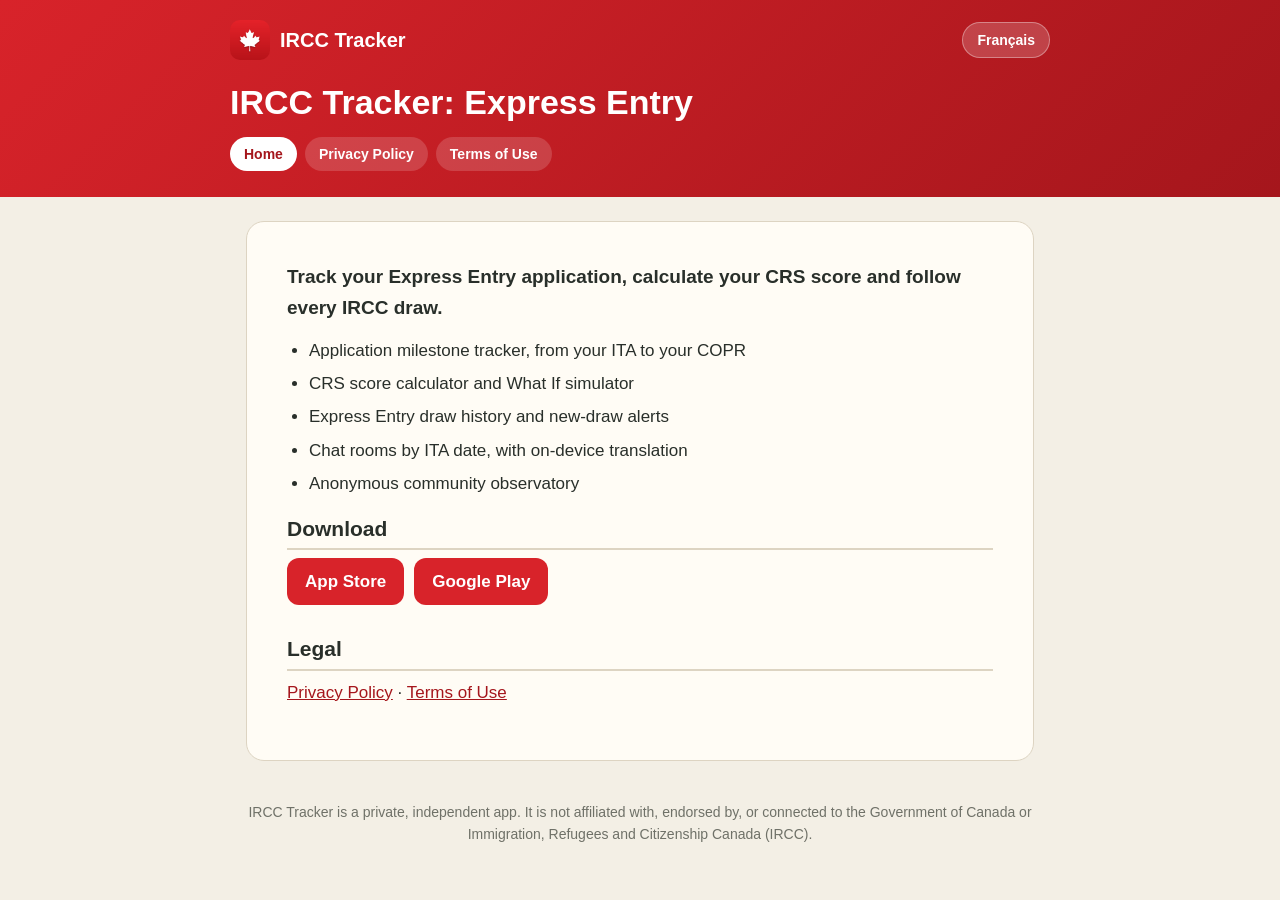
<file: index.html>
<!doctype html>
<html lang="en">
<head>
<meta charset="utf-8">
<meta name="viewport" content="width=device-width, initial-scale=1">
<title>IRCC Tracker: Express Entry · IRCC Tracker</title>
<meta name="description" content="Track your Express Entry application, calculate your CRS score and follow every IRCC draw.">
<link rel="icon" href="icon.png">
<link rel="stylesheet" href="style.css">
</head>
<body>
<div class="lang" lang="en" data-lang="en" hidden>
  <header class="top">
    <div class="bar">
      <a class="brand" href="" data-keep-lang><img src="icon.png" alt="" width="40" height="40"><span>IRCC Tracker</span></a>
      <button class="switch" type="button" data-switch="fr">Français</button>
    </div>
    <h1>IRCC Tracker: Express Entry</h1>
    <nav><a href="" data-keep-lang aria-current="page">Home</a><a href="privacy/" data-keep-lang>Privacy Policy</a><a href="terms/" data-keep-lang>Terms of Use</a></nav>
  </header>
  <main>
<article class="card">
<p class="lead">Track your Express Entry application, calculate your CRS score and follow every IRCC draw.</p>
<ul class="features"><li>Application milestone tracker, from your ITA to your COPR</li><li>CRS score calculator and What If simulator</li><li>Express Entry draw history and new-draw alerts</li><li>Chat rooms by ITA date, with on-device translation</li><li>Anonymous community observatory</li></ul>
<h2>Download</h2>
<p class="stores"><a class="button" href="https://apps.apple.com/ca/app/ircc-tracker-express-entry/id6803169699">App Store</a> <a class="button" href="https://play.google.com/store/apps/details?id=com.maplecrs.maplecrs">Google Play</a></p>
<h2>Legal</h2>
<p><a href="privacy/" data-keep-lang>Privacy Policy</a> · <a href="terms/" data-keep-lang>Terms of Use</a></p>
</article>
  </main>
  <footer><p>IRCC Tracker is a private, independent app. It is not affiliated with, endorsed by, or connected to the Government of Canada or Immigration, Refugees and Citizenship Canada (IRCC).</p></footer>
</div><div class="lang" lang="fr" data-lang="fr" hidden>
  <header class="top">
    <div class="bar">
      <a class="brand" href="" data-keep-lang><img src="icon.png" alt="" width="40" height="40"><span>IRCC Tracker</span></a>
      <button class="switch" type="button" data-switch="en">English</button>
    </div>
    <h1>IRCC Tracker : Entrée express</h1>
    <nav><a href="" data-keep-lang aria-current="page">Accueil</a><a href="privacy/" data-keep-lang>Politique de confidentialité</a><a href="terms/" data-keep-lang>Conditions d&#x27;utilisation</a></nav>
  </header>
  <main>
<article class="card">
<p class="lead">Suivez votre demande Entrée express, calculez votre score CRS et suivez chaque tirage d&#x27;IRCC.</p>
<ul class="features"><li>Suivi des étapes de votre demande, de l&#x27;ITA à la COPR</li><li>Calculateur de score CRS et simulateur What If</li><li>Historique des tirages Entrée express et alertes de nouveau tirage</li><li>Salons de discussion par date d&#x27;ITA, avec traduction sur l&#x27;appareil</li><li>Observatoire communautaire anonyme</li></ul>
<h2>Télécharger</h2>
<p class="stores"><a class="button" href="https://apps.apple.com/ca/app/ircc-tracker-express-entry/id6803169699">App Store</a> <a class="button" href="https://play.google.com/store/apps/details?id=com.maplecrs.maplecrs">Google Play</a></p>
<h2>Mentions légales</h2>
<p><a href="privacy/" data-keep-lang>Politique de confidentialité</a> · <a href="terms/" data-keep-lang>Conditions d&#x27;utilisation</a></p>
</article>
  </main>
  <footer><p>IRCC Tracker est une application privée et indépendante. Elle n&#x27;est ni affiliée, ni approuvée, ni liée au gouvernement du Canada ou à Immigration, Réfugiés et Citoyenneté Canada (IRCC).</p></footer>
</div>
<script src="lang.js"></script>
</body>
</html>
</file>
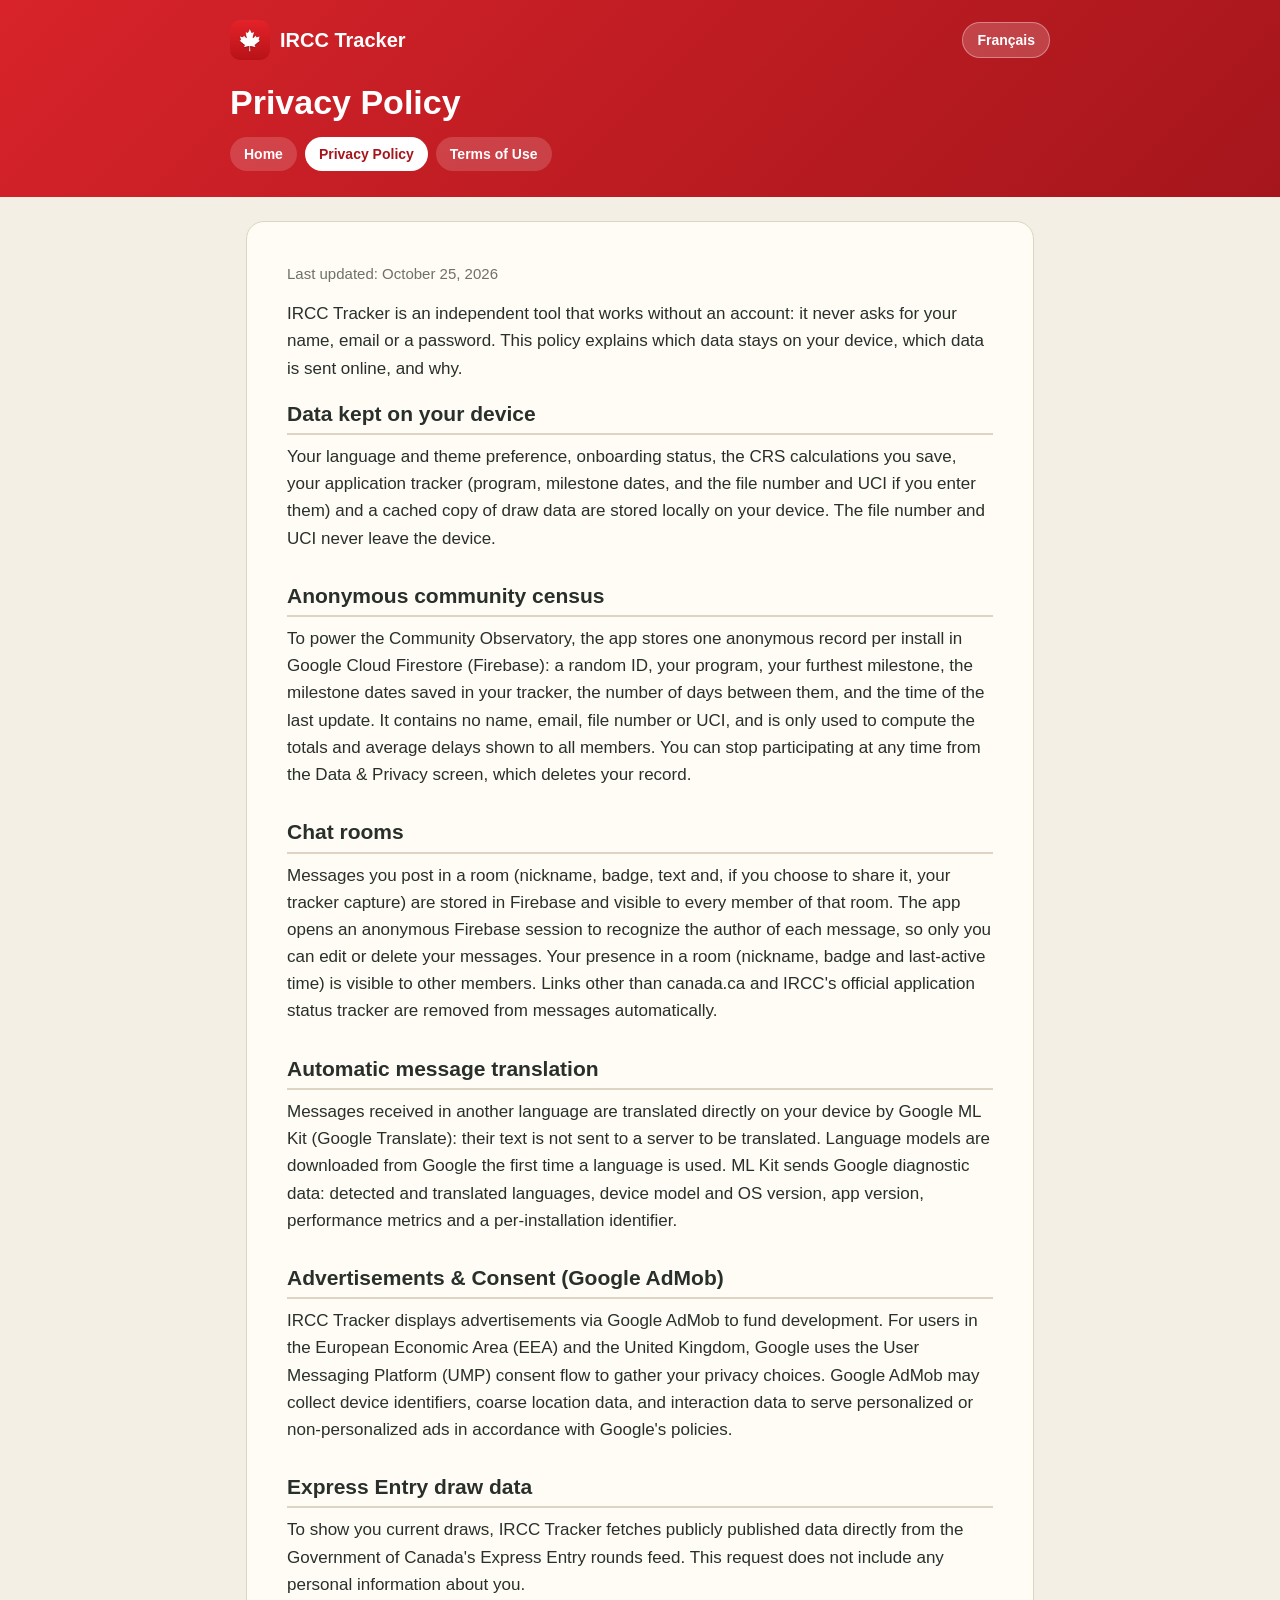
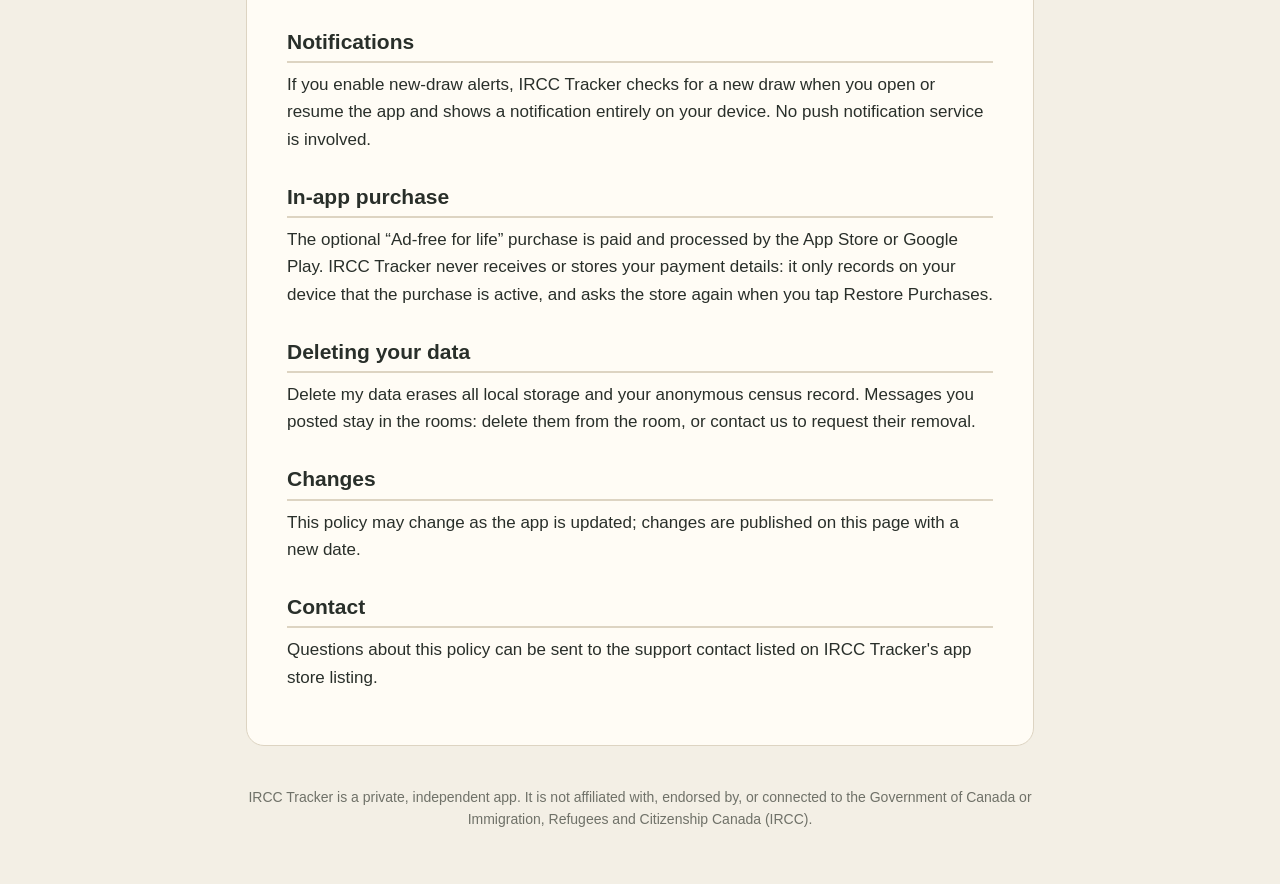
<file: privacy/index.html>
<!doctype html>
<html lang="en">
<head>
<meta charset="utf-8">
<meta name="viewport" content="width=device-width, initial-scale=1">
<title>Privacy Policy · IRCC Tracker</title>
<meta name="description" content="Track your Express Entry application, calculate your CRS score and follow every IRCC draw.">
<link rel="icon" href="../icon.png">
<link rel="stylesheet" href="../style.css">
</head>
<body>
<div class="lang" lang="en" data-lang="en" hidden>
  <header class="top">
    <div class="bar">
      <a class="brand" href="../" data-keep-lang><img src="../icon.png" alt="" width="40" height="40"><span>IRCC Tracker</span></a>
      <button class="switch" type="button" data-switch="fr">Français</button>
    </div>
    <h1>Privacy Policy</h1>
    <nav><a href="../" data-keep-lang>Home</a><a href="../privacy/" data-keep-lang aria-current="page">Privacy Policy</a><a href="../terms/" data-keep-lang>Terms of Use</a></nav>
  </header>
  <main>
<article class="card">
<p class="muted">Last updated: October 25, 2026</p>
<p>IRCC Tracker is an independent tool that works without an account: it never asks for your name, email or a password. This policy explains which data stays on your device, which data is sent online, and why.</p>
<h2>Data kept on your device</h2>
<p>Your language and theme preference, onboarding status, the CRS calculations you save, your application tracker (program, milestone dates, and the file number and UCI if you enter them) and a cached copy of draw data are stored locally on your device. The file number and UCI never leave the device.</p>
<h2>Anonymous community census</h2>
<p>To power the Community Observatory, the app stores one anonymous record per install in Google Cloud Firestore (Firebase): a random ID, your program, your furthest milestone, the milestone dates saved in your tracker, the number of days between them, and the time of the last update. It contains no name, email, file number or UCI, and is only used to compute the totals and average delays shown to all members. You can stop participating at any time from the Data &amp; Privacy screen, which deletes your record.</p>
<h2>Chat rooms</h2>
<p>Messages you post in a room (nickname, badge, text and, if you choose to share it, your tracker capture) are stored in Firebase and visible to every member of that room. The app opens an anonymous Firebase session to recognize the author of each message, so only you can edit or delete your messages. Your presence in a room (nickname, badge and last-active time) is visible to other members. Links other than canada.ca and IRCC&#x27;s official application status tracker are removed from messages automatically.</p>
<h2>Automatic message translation</h2>
<p>Messages received in another language are translated directly on your device by Google ML Kit (Google Translate): their text is not sent to a server to be translated. Language models are downloaded from Google the first time a language is used. ML Kit sends Google diagnostic data: detected and translated languages, device model and OS version, app version, performance metrics and a per-installation identifier.</p>
<h2>Advertisements &amp; Consent (Google AdMob)</h2>
<p>IRCC Tracker displays advertisements via Google AdMob to fund development. For users in the European Economic Area (EEA) and the United Kingdom, Google uses the User Messaging Platform (UMP) consent flow to gather your privacy choices. Google AdMob may collect device identifiers, coarse location data, and interaction data to serve personalized or non-personalized ads in accordance with Google&#x27;s policies.</p>
<h2>Express Entry draw data</h2>
<p>To show you current draws, IRCC Tracker fetches publicly published data directly from the Government of Canada&#x27;s Express Entry rounds feed. This request does not include any personal information about you.</p>
<h2>Notifications</h2>
<p>If you enable new-draw alerts, IRCC Tracker checks for a new draw when you open or resume the app and shows a notification entirely on your device. No push notification service is involved.</p>
<h2>In-app purchase</h2>
<p>The optional “Ad-free for life” purchase is paid and processed by the App Store or Google Play. IRCC Tracker never receives or stores your payment details: it only records on your device that the purchase is active, and asks the store again when you tap Restore Purchases.</p>
<h2>Deleting your data</h2>
<p>Delete my data erases all local storage and your anonymous census record. Messages you posted stay in the rooms: delete them from the room, or contact us to request their removal.</p>
<h2>Changes</h2>
<p>This policy may change as the app is updated; changes are published on this page with a new date.</p>
<h2>Contact</h2>
<p>Questions about this policy can be sent to the support contact listed on IRCC Tracker&#x27;s app store listing.</p>
</article>
  </main>
  <footer><p>IRCC Tracker is a private, independent app. It is not affiliated with, endorsed by, or connected to the Government of Canada or Immigration, Refugees and Citizenship Canada (IRCC).</p></footer>
</div><div class="lang" lang="fr" data-lang="fr" hidden>
  <header class="top">
    <div class="bar">
      <a class="brand" href="../" data-keep-lang><img src="../icon.png" alt="" width="40" height="40"><span>IRCC Tracker</span></a>
      <button class="switch" type="button" data-switch="en">English</button>
    </div>
    <h1>Politique de confidentialité</h1>
    <nav><a href="../" data-keep-lang>Accueil</a><a href="../privacy/" data-keep-lang aria-current="page">Politique de confidentialité</a><a href="../terms/" data-keep-lang>Conditions d&#x27;utilisation</a></nav>
  </header>
  <main>
<article class="card">
<p class="muted">Dernière mise à jour : 25 octobre 2026</p>
<p>IRCC Tracker est un outil indépendant qui fonctionne sans compte : aucun nom, e-mail ni mot de passe n&#x27;est demandé. Cette politique explique quelles données restent sur votre appareil, lesquelles sont envoyées en ligne et pourquoi.</p>
<h2>1. Données conservées sur votre appareil</h2>
<p>Vos préférences de langue et de thème, l&#x27;état de l&#x27;introduction, les calculs CRS que vous enregistrez, votre suivi de demande (programme, dates des étapes, et numéro de dossier et UCI si vous les saisissez) et une copie en cache des tirages restent dans le stockage local de l&#x27;appareil. Le numéro de dossier et l&#x27;UCI ne quittent jamais l&#x27;appareil.</p>
<h2>2. Recensement anonyme de la communauté</h2>
<p>Pour afficher l&#x27;Observatoire communautaire, l&#x27;application enregistre un document anonyme par installation dans Google Cloud Firestore (Firebase) : un identifiant aléatoire, votre programme, votre étape la plus avancée, les dates des étapes enregistrées dans votre Suivi, le nombre de jours entre ces étapes et l&#x27;heure de la dernière mise à jour. Ce document ne contient ni nom, ni e-mail, ni numéro de dossier, ni UCI. Il sert uniquement à calculer les totaux et les délais moyens affichés à tous les membres. Vous pouvez désactiver votre participation à tout moment dans « Données et confidentialité » : votre document est alors supprimé.</p>
<h2>3. Salons de discussion</h2>
<p>Les messages publiés dans un salon (pseudonyme, badge, texte et, si vous choisissez de la partager, la capture de votre suivi) sont enregistrés dans Firebase et visibles par tous les membres de ce salon. L&#x27;application ouvre une session Firebase anonyme pour reconnaître l&#x27;auteur de chaque message : vous seul pouvez modifier ou supprimer vos messages. Votre présence dans un salon (pseudonyme, badge et heure de dernière activité) est visible des autres membres. Les liens autres que ceux de canada.ca et du suivi de demande officiel d&#x27;IRCC sont retirés automatiquement des messages.</p>
<h2>Traduction automatique des messages</h2>
<p>Les messages reçus dans une autre langue sont traduits directement sur votre appareil par Google ML Kit (Google Traduction) : leur texte n&#x27;est pas envoyé à un serveur pour être traduit. Les modèles de langue sont téléchargés depuis Google la première fois qu&#x27;une langue est utilisée. ML Kit transmet à Google des données de diagnostic : langues détectées et traduites, modèle et version du système de l&#x27;appareil, version de l&#x27;application, mesures de performance et un identifiant d&#x27;installation.</p>
<h2>4. Publicités (Google AdMob)</h2>
<p>Pour assurer la gratuité de l&#x27;application, IRCC Tracker intègre le réseau publicitaire Google AdMob. Google AdMob peut collecter et utiliser des identifiants publicitaires, des données de localisation approximative et des données d&#x27;interaction avec les annonces. Pour les utilisateurs de l&#x27;Espace économique européen et du Royaume-Uni, un formulaire de consentement (plateforme de messagerie utilisateur de Google, UMP) permet d&#x27;accepter, de refuser ou de personnaliser l&#x27;utilisation de ces données.</p>
<h2>5. Flux des tirages (IRCC)</h2>
<p>Pour afficher les derniers tirages, l&#x27;application lit le flux JSON public publié par Immigration, Réfugiés et Citoyenneté Canada (IRCC) sur le site du gouvernement du Canada. Cette requête de lecture ne transmet aucune donnée personnelle vous concernant.</p>
<h2>6. Notifications locales</h2>
<p>Si vous activez les alertes de nouveaux tirages, l&#x27;application vérifie les tirages à l&#x27;ouverture ou à la reprise et affiche la notification localement sur votre appareil. Aucun service de notification push n&#x27;est utilisé.</p>
<h2>Achat intégré</h2>
<p>L&#x27;achat facultatif « Sans publicité à vie » est payé et traité par l&#x27;App Store ou Google Play. IRCC Tracker ne reçoit et ne conserve jamais vos informations de paiement : l&#x27;application enregistre seulement sur votre appareil que l&#x27;achat est actif, et interroge de nouveau la boutique lorsque vous touchez Restaurer mes achats.</p>
<h2>7. Supprimer vos données</h2>
<p>« Supprimer mes données » efface tout le stockage local et votre document du recensement anonyme. Les messages que vous avez publiés restent dans les salons : supprimez-les depuis le salon, ou écrivez-nous pour demander leur suppression.</p>
<h2>8. Modifications de cette politique</h2>
<p>Cette politique peut évoluer avec les mises à jour de l&#x27;application. Toute modification est publiée sur cette page avec sa date de mise à jour.</p>
<h2>9. Contact</h2>
<p>Pour toute question sur vos données, écrivez à l&#x27;adresse de support indiquée sur la fiche de l&#x27;application dans les boutiques.</p>
</article>
  </main>
  <footer><p>IRCC Tracker est une application privée et indépendante. Elle n&#x27;est ni affiliée, ni approuvée, ni liée au gouvernement du Canada ou à Immigration, Réfugiés et Citoyenneté Canada (IRCC).</p></footer>
</div>
<script src="../lang.js"></script>
</body>
</html>
</file>
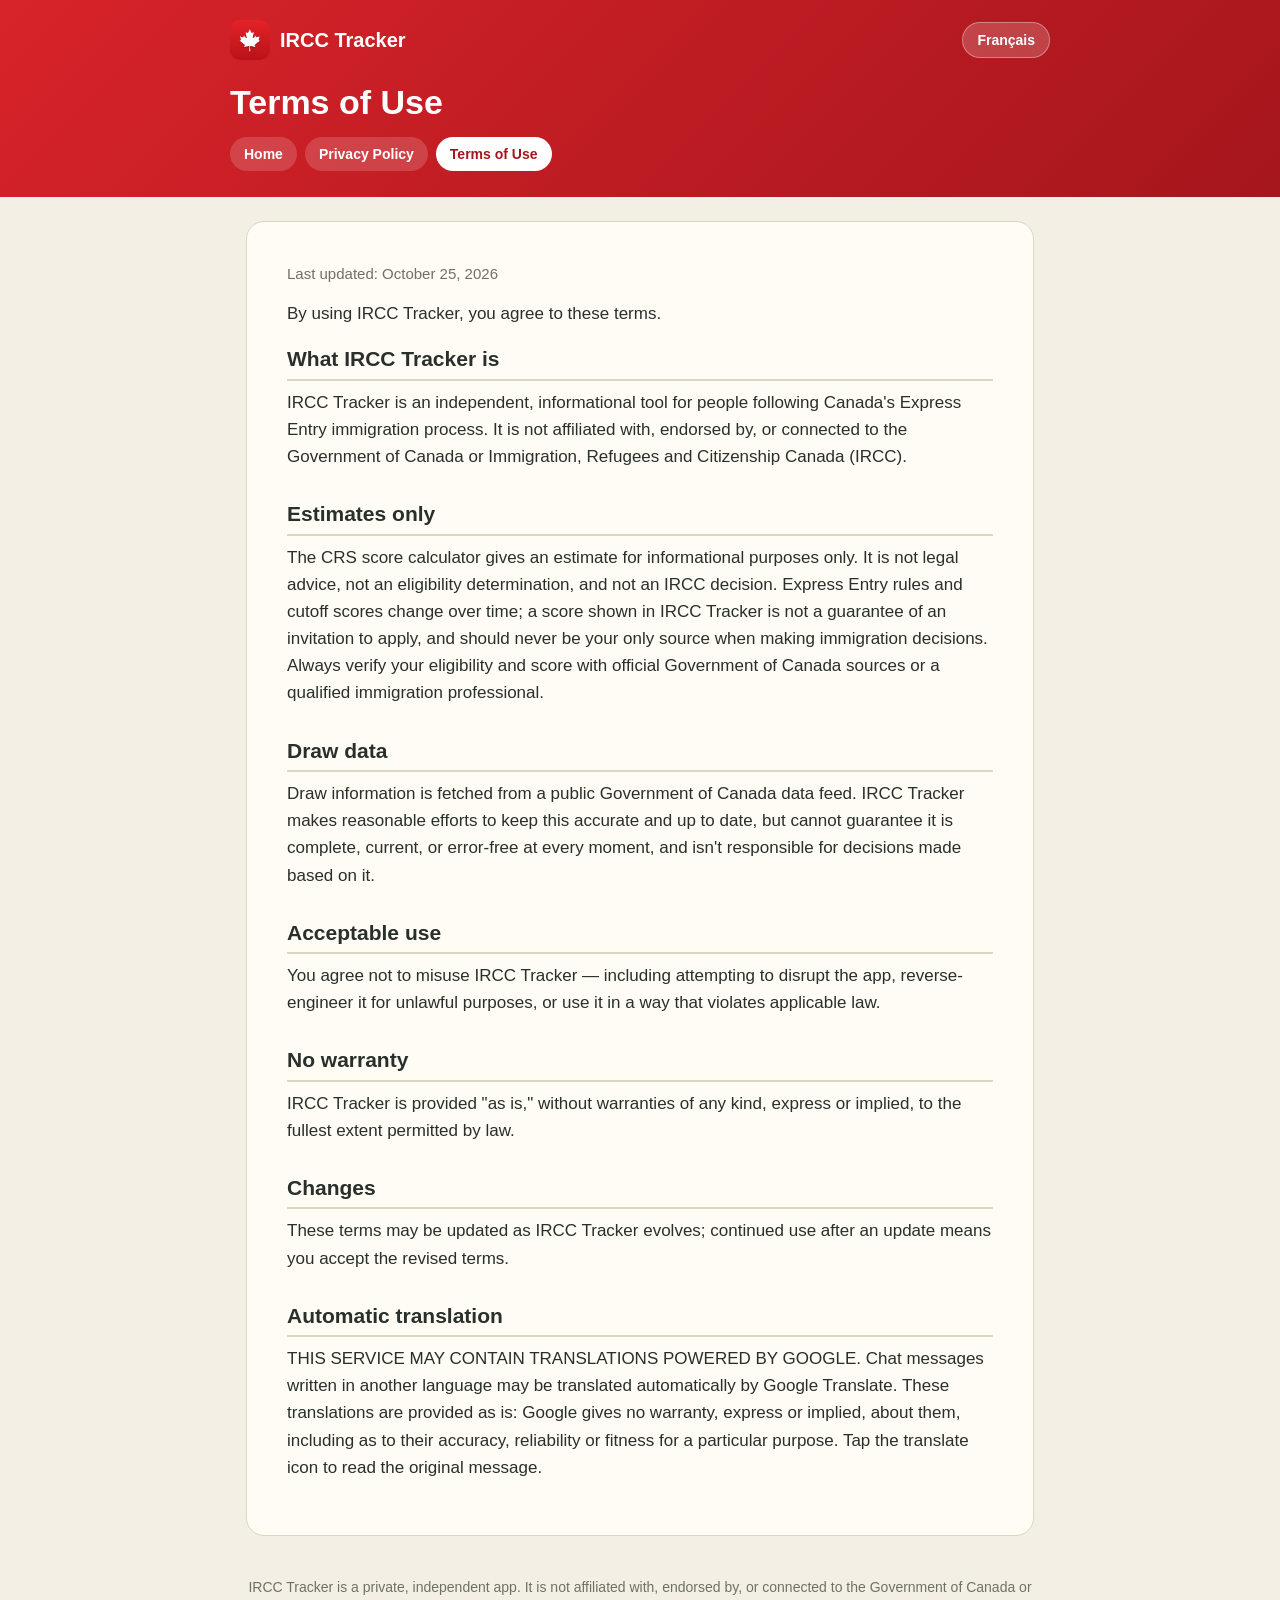
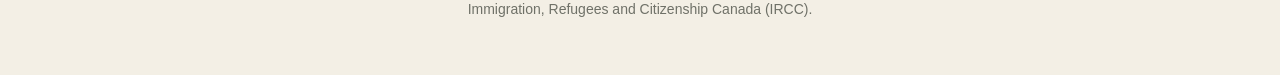
<file: terms/index.html>
<!doctype html>
<html lang="en">
<head>
<meta charset="utf-8">
<meta name="viewport" content="width=device-width, initial-scale=1">
<title>Terms of Use · IRCC Tracker</title>
<meta name="description" content="Track your Express Entry application, calculate your CRS score and follow every IRCC draw.">
<link rel="icon" href="../icon.png">
<link rel="stylesheet" href="../style.css">
</head>
<body>
<div class="lang" lang="en" data-lang="en" hidden>
  <header class="top">
    <div class="bar">
      <a class="brand" href="../" data-keep-lang><img src="../icon.png" alt="" width="40" height="40"><span>IRCC Tracker</span></a>
      <button class="switch" type="button" data-switch="fr">Français</button>
    </div>
    <h1>Terms of Use</h1>
    <nav><a href="../" data-keep-lang>Home</a><a href="../privacy/" data-keep-lang>Privacy Policy</a><a href="../terms/" data-keep-lang aria-current="page">Terms of Use</a></nav>
  </header>
  <main>
<article class="card">
<p class="muted">Last updated: October 25, 2026</p>
<p>By using IRCC Tracker, you agree to these terms.</p>
<h2>What IRCC Tracker is</h2>
<p>IRCC Tracker is an independent, informational tool for people following Canada&#x27;s Express Entry immigration process. It is not affiliated with, endorsed by, or connected to the Government of Canada or Immigration, Refugees and Citizenship Canada (IRCC).</p>
<h2>Estimates only</h2>
<p>The CRS score calculator gives an estimate for informational purposes only. It is not legal advice, not an eligibility determination, and not an IRCC decision. Express Entry rules and cutoff scores change over time; a score shown in IRCC Tracker is not a guarantee of an invitation to apply, and should never be your only source when making immigration decisions. Always verify your eligibility and score with official Government of Canada sources or a qualified immigration professional.</p>
<h2>Draw data</h2>
<p>Draw information is fetched from a public Government of Canada data feed. IRCC Tracker makes reasonable efforts to keep this accurate and up to date, but cannot guarantee it is complete, current, or error-free at every moment, and isn&#x27;t responsible for decisions made based on it.</p>
<h2>Acceptable use</h2>
<p>You agree not to misuse IRCC Tracker — including attempting to disrupt the app, reverse-engineer it for unlawful purposes, or use it in a way that violates applicable law.</p>
<h2>No warranty</h2>
<p>IRCC Tracker is provided &quot;as is,&quot; without warranties of any kind, express or implied, to the fullest extent permitted by law.</p>
<h2>Changes</h2>
<p>These terms may be updated as IRCC Tracker evolves; continued use after an update means you accept the revised terms.</p>
<h2>Automatic translation</h2>
<p>THIS SERVICE MAY CONTAIN TRANSLATIONS POWERED BY GOOGLE. Chat messages written in another language may be translated automatically by Google Translate. These translations are provided as is: Google gives no warranty, express or implied, about them, including as to their accuracy, reliability or fitness for a particular purpose. Tap the translate icon to read the original message.</p>
</article>
  </main>
  <footer><p>IRCC Tracker is a private, independent app. It is not affiliated with, endorsed by, or connected to the Government of Canada or Immigration, Refugees and Citizenship Canada (IRCC).</p></footer>
</div><div class="lang" lang="fr" data-lang="fr" hidden>
  <header class="top">
    <div class="bar">
      <a class="brand" href="../" data-keep-lang><img src="../icon.png" alt="" width="40" height="40"><span>IRCC Tracker</span></a>
      <button class="switch" type="button" data-switch="en">English</button>
    </div>
    <h1>Conditions d&#x27;utilisation</h1>
    <nav><a href="../" data-keep-lang>Accueil</a><a href="../privacy/" data-keep-lang>Politique de confidentialité</a><a href="../terms/" data-keep-lang aria-current="page">Conditions d&#x27;utilisation</a></nav>
  </header>
  <main>
<article class="card">
<p class="muted">Dernière mise à jour : 25 octobre 2026</p>
<p>En utilisant IRCC Tracker, vous acceptez les présentes conditions.</p>
<h2>Ce qu&#x27;est IRCC Tracker</h2>
<p>IRCC Tracker est un outil informatif indépendant destiné aux personnes suivant le processus d&#x27;immigration Entrée express du Canada. L&#x27;application n&#x27;est ni affiliée, ni approuvée, ni liée au gouvernement du Canada ou à Immigration, Réfugiés et Citoyenneté Canada (IRCC).</p>
<h2>Estimations seulement</h2>
<p>Le calculateur de score CRS fournit une estimation à titre informatif uniquement. Il ne constitue ni un avis juridique, ni une détermination d&#x27;admissibilité, ni une décision d&#x27;IRCC. Les règles d&#x27;Entrée express et les seuils de tirage évoluent dans le temps ; un score affiché dans IRCC Tracker ne garantit pas une invitation à présenter une demande et ne doit jamais être votre seule source pour prendre des décisions liées à l&#x27;immigration. Vérifiez toujours votre admissibilité et votre score auprès des sources officielles du gouvernement du Canada ou d&#x27;un professionnel de l&#x27;immigration qualifié.</p>
<h2>Données des tirages</h2>
<p>Les informations sur les tirages proviennent d&#x27;un flux de données public du gouvernement du Canada. IRCC Tracker déploie des efforts raisonnables pour que ces données restent exactes et à jour, mais ne peut garantir qu&#x27;elles sont complètes, actuelles ou exemptes d&#x27;erreur à tout moment, et n&#x27;est pas responsable des décisions prises sur cette base.</p>
<h2>Utilisation acceptable</h2>
<p>Vous vous engagez à ne pas détourner l&#x27;usage de IRCC Tracker — notamment en tentant de perturber l&#x27;application, de la rétro-concevoir à des fins illicites ou de l&#x27;utiliser en violation des lois applicables.</p>
<h2>Aucune garantie</h2>
<p>IRCC Tracker est fourni « tel quel », sans garantie d&#x27;aucune sorte, expresse ou implicite, dans toute la mesure permise par la loi.</p>
<h2>Modifications</h2>
<p>Ces conditions peuvent être mises à jour à mesure que IRCC Tracker évolue ; la poursuite de l&#x27;utilisation après une mise à jour vaut acceptation des conditions révisées.</p>
<h2>Traduction automatique</h2>
<p>THIS SERVICE MAY CONTAIN TRANSLATIONS POWERED BY GOOGLE. Les messages des salons rédigés dans une autre langue peuvent être traduits automatiquement par Google Traduction. Ces traductions sont fournies telles quelles : Google n&#x27;offre aucune garantie, expresse ou implicite, à leur sujet, notamment quant à leur exactitude, leur fiabilité ou leur adéquation à un usage particulier. Touchez l&#x27;icône de traduction pour lire le message d&#x27;origine.</p>
</article>
  </main>
  <footer><p>IRCC Tracker est une application privée et indépendante. Elle n&#x27;est ni affiliée, ni approuvée, ni liée au gouvernement du Canada ou à Immigration, Réfugiés et Citoyenneté Canada (IRCC).</p></footer>
</div>
<script src="../lang.js"></script>
</body>
</html>
</file>
<file: style.css>
:root {
  --red: #d8232a;
  --red-dark: #a5161c;
  --canvas: #f3efe5;
  --paper: #fffcf5;
  --ink: #292f2a;
  --muted: #6f7168;
  --line: #ddd4c2;
  --link: #a5161c;
}
@media (prefers-color-scheme: dark) {
  :root {
    --canvas: #12100d;
    --paper: #1c1915;
    --ink: #f1ece2;
    --muted: #b3ab9c;
    --line: #3a342b;
    --link: #ff8a8e;
  }
}
* { box-sizing: border-box; }
html { -webkit-text-size-adjust: 100%; }
body {
  margin: 0;
  font: 17px/1.6 -apple-system, BlinkMacSystemFont, "Segoe UI", Roboto, Helvetica, Arial, sans-serif;
  color: var(--ink);
  background: var(--canvas);
}
.top {
  background: linear-gradient(135deg, var(--red), var(--red-dark));
  color: #fff;
  padding: 20px 16px 26px;
}
.top > * { max-width: 820px; margin-left: auto; margin-right: auto; }
.bar { display: flex; align-items: center; justify-content: space-between; gap: 12px; }
.brand { display: flex; align-items: center; gap: 10px; color: #fff; text-decoration: none; font-weight: 800; font-size: 20px; }
.brand img { border-radius: 10px; background: #fff; }
.switch {
  font: inherit; font-size: 14px; font-weight: 700;
  color: #fff; background: rgba(255,255,255,.18);
  border: 1px solid rgba(255,255,255,.35); border-radius: 999px;
  padding: 6px 14px; cursor: pointer;
}
.switch:hover, .switch:focus-visible { background: rgba(255,255,255,.3); }
h1 { font-size: clamp(26px, 6vw, 34px); line-height: 1.2; margin: 22px auto 14px; }
nav { display: flex; flex-wrap: wrap; gap: 8px; }
nav a {
  color: #fff; text-decoration: none; font-size: 14px; font-weight: 700;
  padding: 6px 14px; border-radius: 999px; background: rgba(255,255,255,.16);
}
nav a:hover { background: rgba(255,255,255,.28); }
nav a[aria-current="page"] { background: #fff; color: var(--red-dark); }
main { max-width: 820px; margin: 0 auto; padding: 24px 16px 40px; }
.card {
  background: var(--paper);
  border: 1px solid var(--line);
  border-radius: 18px;
  padding: clamp(20px, 5vw, 40px);
  overflow-wrap: anywhere;
}
h2 { font-size: 21px; line-height: 1.3; margin: 30px 0 8px; padding-bottom: 6px; border-bottom: 2px solid var(--line); }
.card > h2:first-of-type { margin-top: 18px; }
p { margin: 0 0 14px; }
a { color: var(--link); }
.muted { color: var(--muted); font-size: 15px; }
.lead { font-size: 19px; font-weight: 600; }
.features { padding-left: 22px; margin: 0 0 8px; }
.features li { margin: 6px 0; }
.stores { display: flex; flex-wrap: wrap; gap: 10px; }
.button {
  display: inline-block; text-decoration: none; font-weight: 700; color: #fff;
  background: var(--red); padding: 10px 18px; border-radius: 12px;
}
.button:hover { background: var(--red-dark); }
footer { max-width: 820px; margin: 0 auto; padding: 0 16px 40px; color: var(--muted); font-size: 14px; text-align: center; }
</file>
